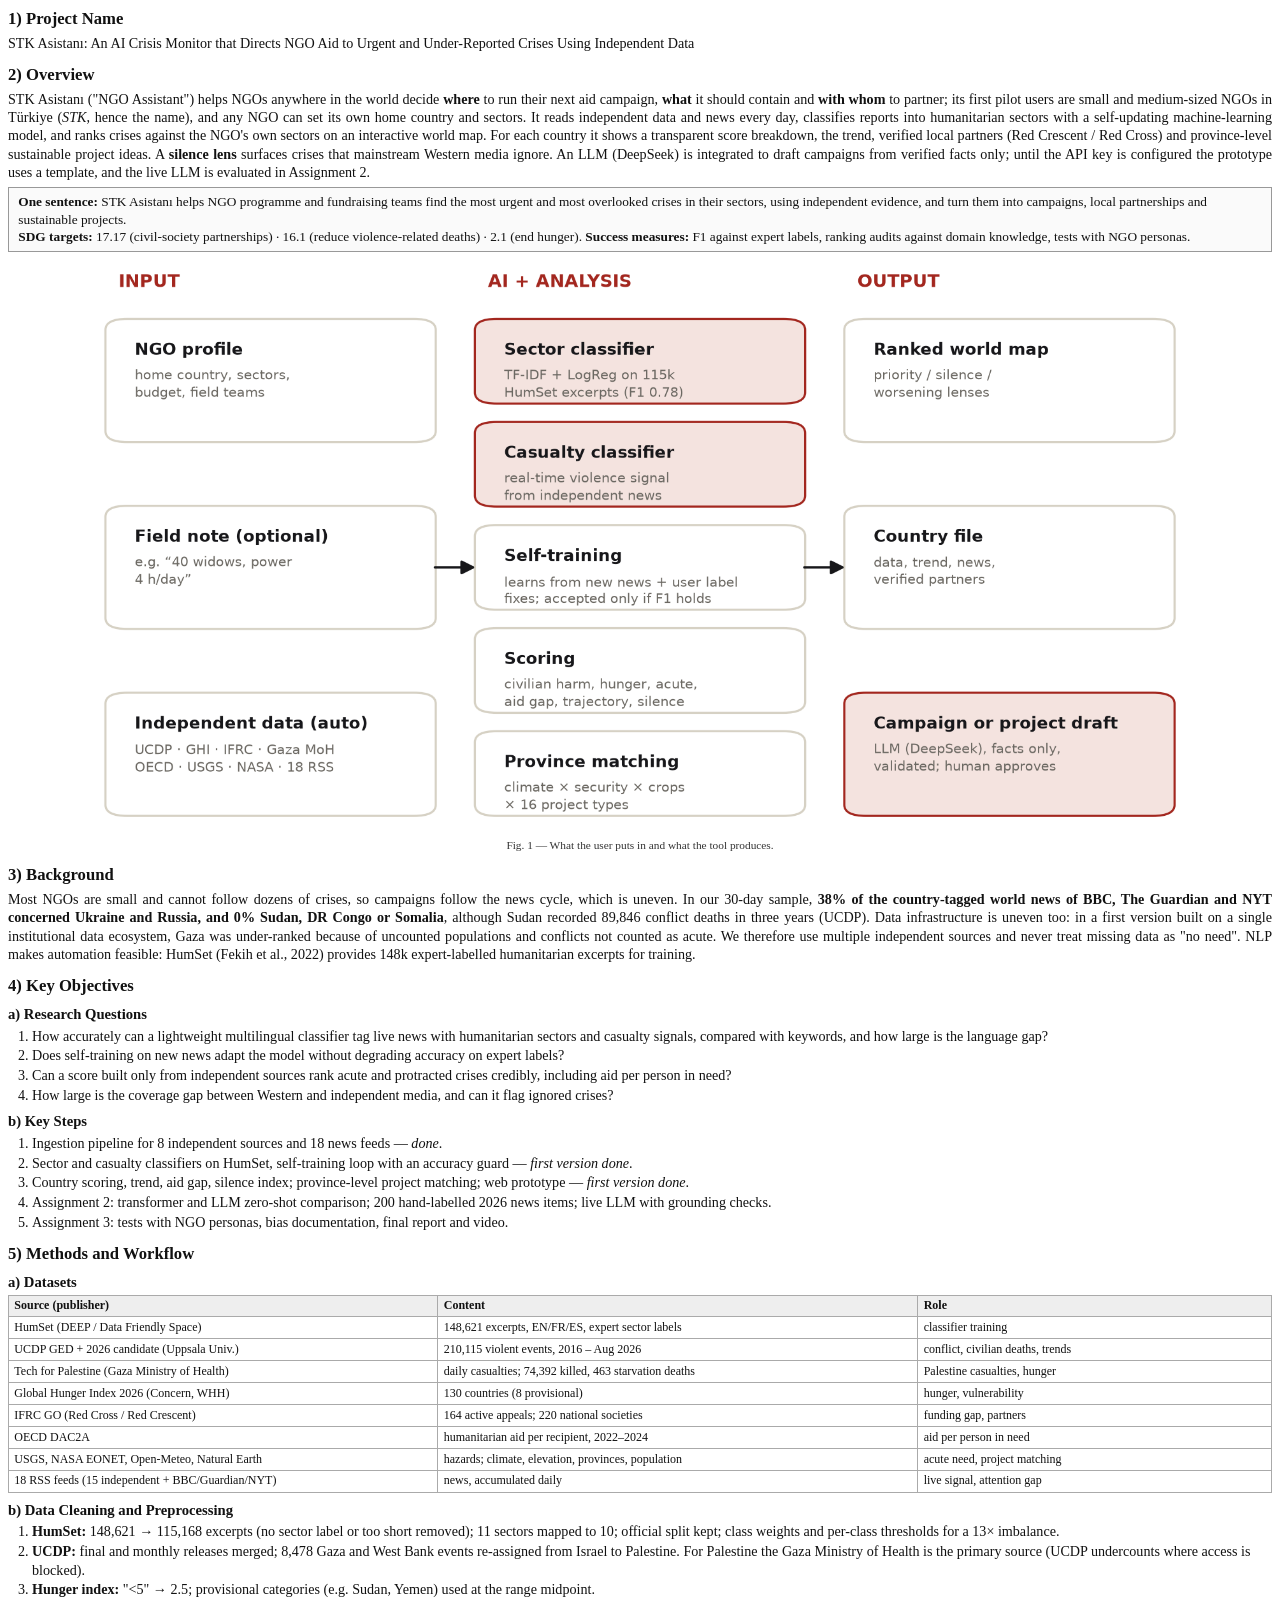
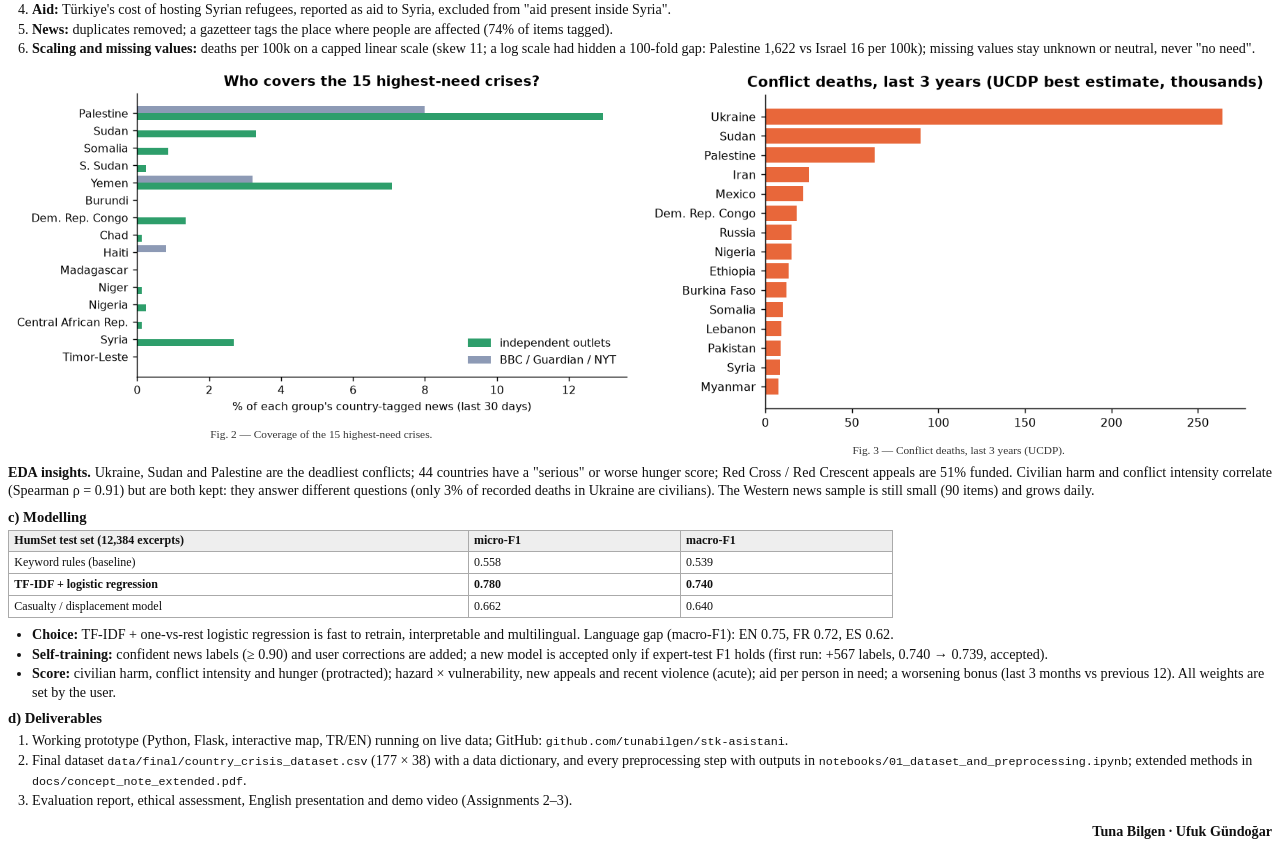
<file: docs/concept_note.html>
<!doctype html>
<html lang="en">
<head>
<meta charset="utf-8">
<title>Concept Note — STK Asistanı</title>
<style>
  @page { size: A4; margin: 15mm 17mm 14mm 17mm; }
  body { font-family: "Times New Roman", Times, serif; font-size: 10.6pt; line-height: 1.3; color: #111; }
  h2 { font-size: 12.5pt; margin: 9pt 0 3pt; }
  h3 { font-size: 11pt; margin: 6pt 0 2pt; }
  p { margin: 0 0 4pt; text-align: justify; }
  ol, ul { margin: 1pt 0 4pt; padding-left: 18pt; }
  li { margin-bottom: 1pt; }
  table { border-collapse: collapse; width: 100%; font-size: 9pt; margin: 2pt 0 5pt; }
  th, td { border: 1px solid #aaa; padding: 2pt 4pt; text-align: left; vertical-align: top; }
  th { background: #eee; }
  figure { margin: 3pt 0 4pt; text-align: center; break-inside: avoid; }
  figure img { max-width: 100%; }
  figcaption { font-size: 8.5pt; color: #333; }
  .two { display: flex; gap: 8pt; }
  .two figure { flex: 1; }
  .box { border: 1px solid #999; padding: 4pt 7pt; margin: 4pt 0 5pt; font-size: 10pt; background: #fafafa; break-inside: avoid; }
  .sig { text-align: right; font-weight: bold; margin-top: 8pt; line-height: 1.6; }
  code { font-family: Consolas, monospace; font-size: 8.8pt; }
</style>
</head>
<body>

<h2 style="margin-top:0">1) Project Name</h2>
<p>STK Asistanı: An AI Crisis Monitor that Directs NGO Aid to Urgent and Under-Reported Crises Using Independent Data</p>

<h2>2) Overview</h2>
<p>STK Asistanı ("NGO Assistant") helps NGOs anywhere in the world decide <b>where</b> to run their next
aid campaign, <b>what</b> it should contain and <b>with whom</b> to partner; its first pilot users are small and
medium-sized NGOs in Türkiye (<i>STK</i>, hence the name), and any NGO can set its own home country and sectors. It reads independent data and news every day,
classifies reports into humanitarian sectors with a self-updating machine-learning model, and ranks crises against the NGO's
own sectors on an interactive world map. For each country it shows a transparent score breakdown, the trend, verified local
partners (Red Crescent / Red Cross) and province-level sustainable project ideas. A <b>silence lens</b> surfaces crises that
mainstream Western media ignore. An LLM (DeepSeek) is integrated to draft campaigns from verified facts only; until the API key
is configured the prototype uses a template, and the live LLM is evaluated in Assignment 2.</p>
<div class="box"><b>One sentence:</b> STK Asistanı helps NGO programme and fundraising teams find the most urgent and most
overlooked crises in their sectors, using independent evidence, and turn them into campaigns, local partnerships and sustainable projects.<br>
<b>SDG targets:</b> 17.17 (civil-society partnerships) · 16.1 (reduce violence-related deaths) · 2.1 (end hunger).
<b>Success measures:</b> F1 against expert labels, ranking audits against domain knowledge, tests with NGO personas.</div>
<figure><img src="../reports/figures/flow_diagram.png" style="width:88%"><figcaption>Fig. 1 — What the user puts in and what the tool produces.</figcaption></figure>

<h2>3) Background</h2>
<p>Most NGOs are small and cannot follow dozens of crises, so campaigns follow the news cycle, which is uneven. In our
30-day sample, <b>38% of the country-tagged world news of BBC, The Guardian and NYT concerned Ukraine and Russia, and 0% Sudan,
DR Congo or Somalia</b>, although Sudan recorded 89,846 conflict deaths in three years (UCDP). Data infrastructure is uneven too:
in a first version built on a single institutional data ecosystem, Gaza was under-ranked because of uncounted populations and
conflicts not counted as acute. We therefore use multiple independent sources and never treat missing data as "no need". NLP makes
automation feasible: HumSet (Fekih et al., 2022) provides 148k expert-labelled humanitarian excerpts for training.</p>

<h2>4) Key Objectives</h2>
<h3>a) Research Questions</h3>
<ol>
  <li>How accurately can a lightweight multilingual classifier tag live news with humanitarian sectors and casualty signals, compared with keywords, and how large is the language gap?</li>
  <li>Does self-training on new news adapt the model without degrading accuracy on expert labels?</li>
  <li>Can a score built only from independent sources rank acute and protracted crises credibly, including aid per person in need?</li>
  <li>How large is the coverage gap between Western and independent media, and can it flag ignored crises?</li>
</ol>
<h3>b) Key Steps</h3>
<ol>
  <li>Ingestion pipeline for 8 independent sources and 18 news feeds — <i>done</i>.</li>
  <li>Sector and casualty classifiers on HumSet, self-training loop with an accuracy guard — <i>first version done</i>.</li>
  <li>Country scoring, trend, aid gap, silence index; province-level project matching; web prototype — <i>first version done</i>.</li>
  <li>Assignment 2: transformer and LLM zero-shot comparison; 200 hand-labelled 2026 news items; live LLM with grounding checks.</li>
  <li>Assignment 3: tests with NGO personas, bias documentation, final report and video.</li>
</ol>

<h2>5) Methods and Workflow</h2>
<h3>a) Datasets</h3>
<table>
<tr><th style="width:34%">Source (publisher)</th><th style="width:38%">Content</th><th style="width:28%">Role</th></tr>
<tr><td>HumSet (DEEP / Data Friendly Space)</td><td>148,621 excerpts, EN/FR/ES, expert sector labels</td><td>classifier training</td></tr>
<tr><td>UCDP GED + 2026 candidate (Uppsala Univ.)</td><td>210,115 violent events, 2016 – Aug 2026</td><td>conflict, civilian deaths, trends</td></tr>
<tr><td>Tech for Palestine (Gaza Ministry of Health)</td><td>daily casualties; 74,392 killed, 463 starvation deaths</td><td>Palestine casualties, hunger</td></tr>
<tr><td>Global Hunger Index 2026 (Concern, WHH)</td><td>130 countries (8 provisional)</td><td>hunger, vulnerability</td></tr>
<tr><td>IFRC GO (Red Cross / Red Crescent)</td><td>164 active appeals; 220 national societies</td><td>funding gap, partners</td></tr>
<tr><td>OECD DAC2A</td><td>humanitarian aid per recipient, 2022–2024</td><td>aid per person in need</td></tr>
<tr><td>USGS, NASA EONET, Open-Meteo, Natural Earth</td><td>hazards; climate, elevation, provinces, population</td><td>acute need, project matching</td></tr>
<tr><td>18 RSS feeds (15 independent + BBC/Guardian/NYT)</td><td>news, accumulated daily</td><td>live signal, attention gap</td></tr>
</table>

<h3>b) Data Cleaning and Preprocessing</h3>
<ol>
  <li><b>HumSet:</b> 148,621 → 115,168 excerpts (no sector label or too short removed); 11 sectors mapped to 10; official split kept; class weights and per-class thresholds for a 13× imbalance.</li>
  <li><b>UCDP:</b> final and monthly releases merged; 8,478 Gaza and West Bank events re-assigned from Israel to Palestine. For Palestine the Gaza Ministry of Health is the primary source (UCDP undercounts where access is blocked).</li>
  <li><b>Hunger index:</b> "&lt;5" → 2.5; provisional categories (e.g. Sudan, Yemen) used at the range midpoint.</li>
  <li><b>Aid:</b> Türkiye's cost of hosting Syrian refugees, reported as aid to Syria, excluded from "aid present inside Syria".</li>
  <li><b>News:</b> duplicates removed; a gazetteer tags the place where people are affected (74% of items tagged).</li>
  <li><b>Scaling and missing values:</b> deaths per 100k on a capped linear scale (skew 11; a log scale had hidden a 100-fold gap: Palestine 1,622 vs Israel 16 per 100k); missing values stay unknown or neutral, never "no need".</li>
</ol>
<div class="two">
  <figure><img src="../reports/figures/attention_gap.png"><figcaption>Fig. 2 — Coverage of the 15 highest-need crises.</figcaption></figure>
  <figure><img src="../reports/figures/ucdp_top15.png"><figcaption>Fig. 3 — Conflict deaths, last 3 years (UCDP).</figcaption></figure>
</div>
<p><b>EDA insights.</b> Ukraine, Sudan and Palestine are the deadliest conflicts; 44 countries have a "serious" or worse hunger
score; Red Cross / Red Crescent appeals are 51% funded. Civilian harm and conflict intensity correlate (Spearman ρ = 0.91) but are
both kept: they answer different questions (only 3% of recorded deaths in Ukraine are civilians). The Western news sample is still
small (90 items) and grows daily.</p>

<h3>c) Modelling</h3>
<table style="width:70%">
<tr><th style="width:52%">HumSet test set (12,384 excerpts)</th><th style="width:24%">micro-F1</th><th style="width:24%">macro-F1</th></tr>
<tr><td>Keyword rules (baseline)</td><td>0.558</td><td>0.539</td></tr>
<tr><td><b>TF-IDF + logistic regression</b></td><td><b>0.780</b></td><td><b>0.740</b></td></tr>
<tr><td>Casualty / displacement model</td><td>0.662</td><td>0.640</td></tr>
</table>
<ul>
  <li><b>Choice:</b> TF-IDF + one-vs-rest logistic regression is fast to retrain, interpretable and multilingual. Language gap (macro-F1): EN 0.75, FR 0.72, ES 0.62.</li>
  <li><b>Self-training:</b> confident news labels (≥ 0.90) and user corrections are added; a new model is accepted only if expert-test F1 holds (first run: +567 labels, 0.740 → 0.739, accepted).</li>
  <li><b>Score:</b> civilian harm, conflict intensity and hunger (protracted); hazard × vulnerability, new appeals and recent violence (acute); aid per person in need; a worsening bonus (last 3 months vs previous 12). All weights are set by the user.</li>
</ul>

<h3>d) Deliverables</h3>
<ol>
  <li>Working prototype (Python, Flask, interactive map, TR/EN) running on live data; GitHub: <code>github.com/tunabilgen/stk-asistani</code>.</li>
  <li>Final dataset <code>data/final/country_crisis_dataset.csv</code> (177 × 38) with a data dictionary, and every preprocessing step with outputs in <code>notebooks/01_dataset_and_preprocessing.ipynb</code>; extended methods in <code>docs/concept_note_extended.pdf</code>.</li>
  <li>Evaluation report, ethical assessment, English presentation and demo video (Assignments 2–3).</li>
</ol>

<div class="sig">Tuna Bilgen · Ufuk Gündoğar</div>
</body>
</html>
</file>
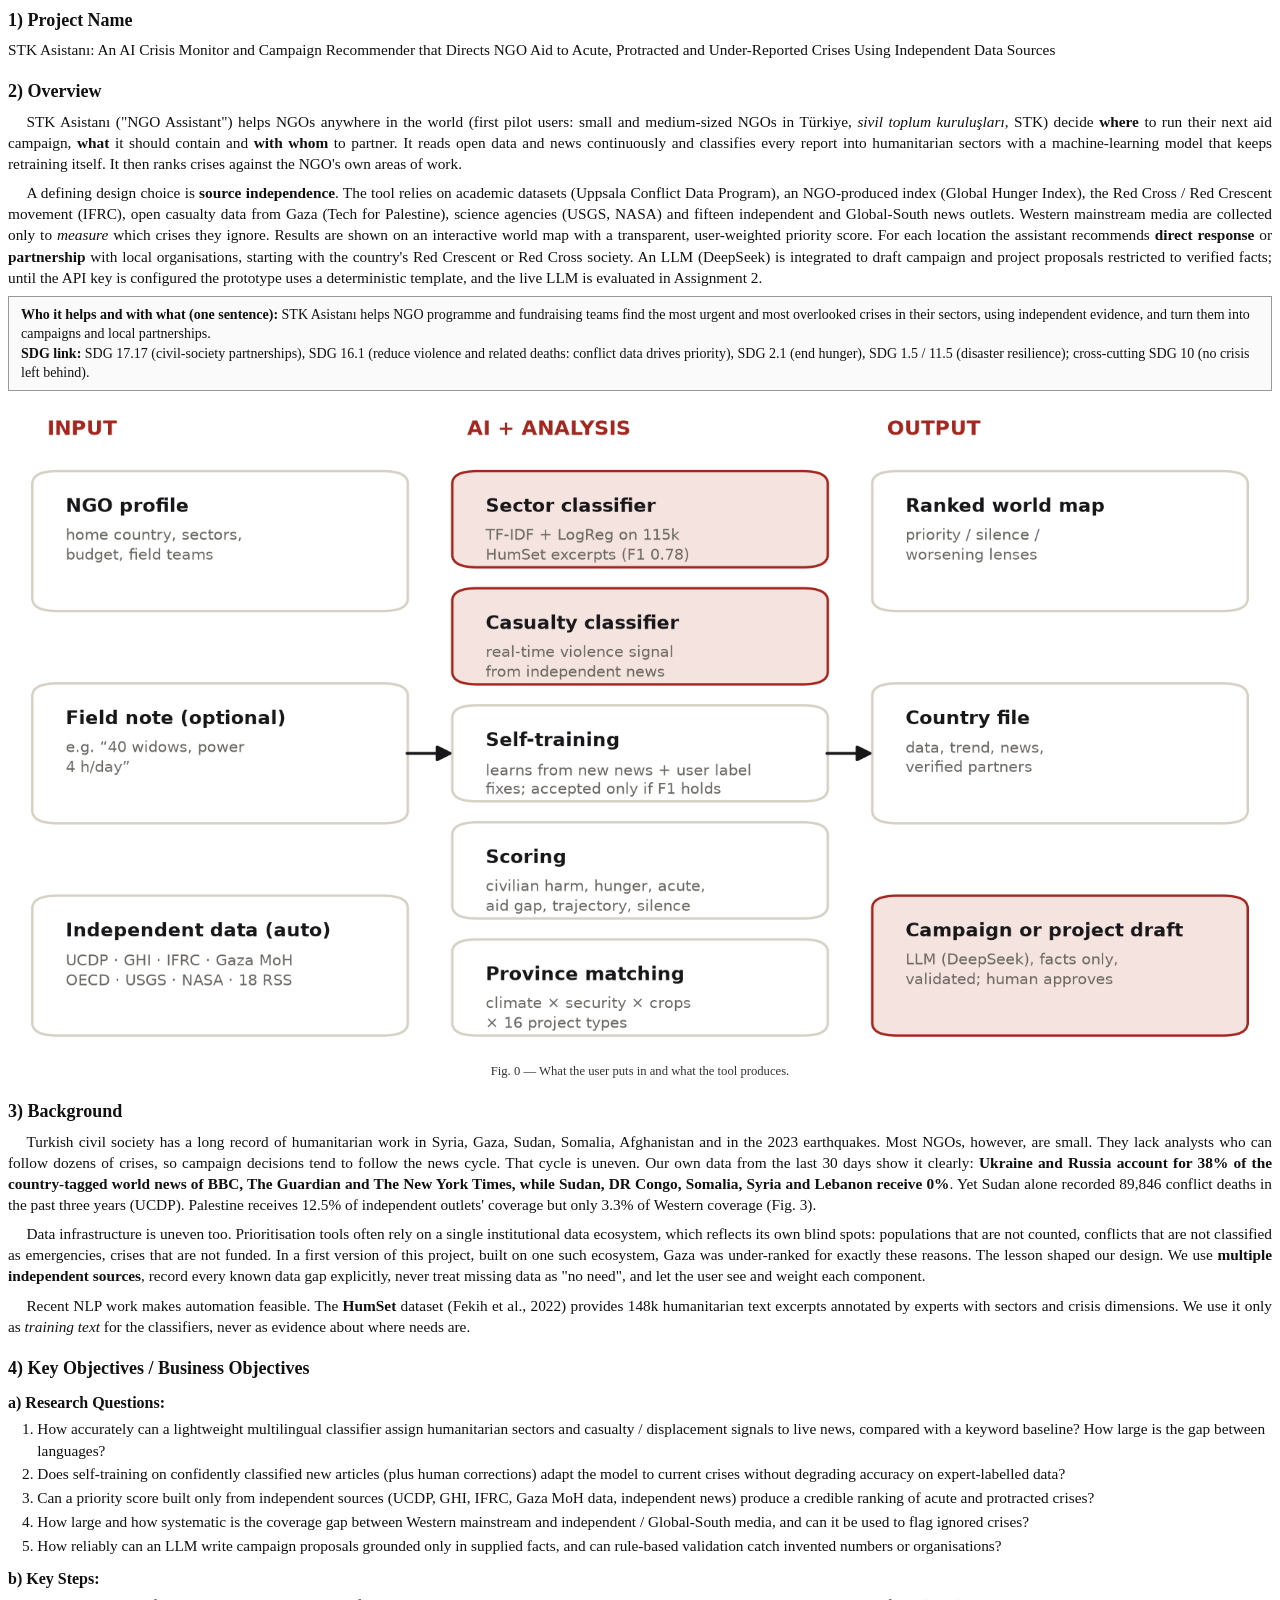
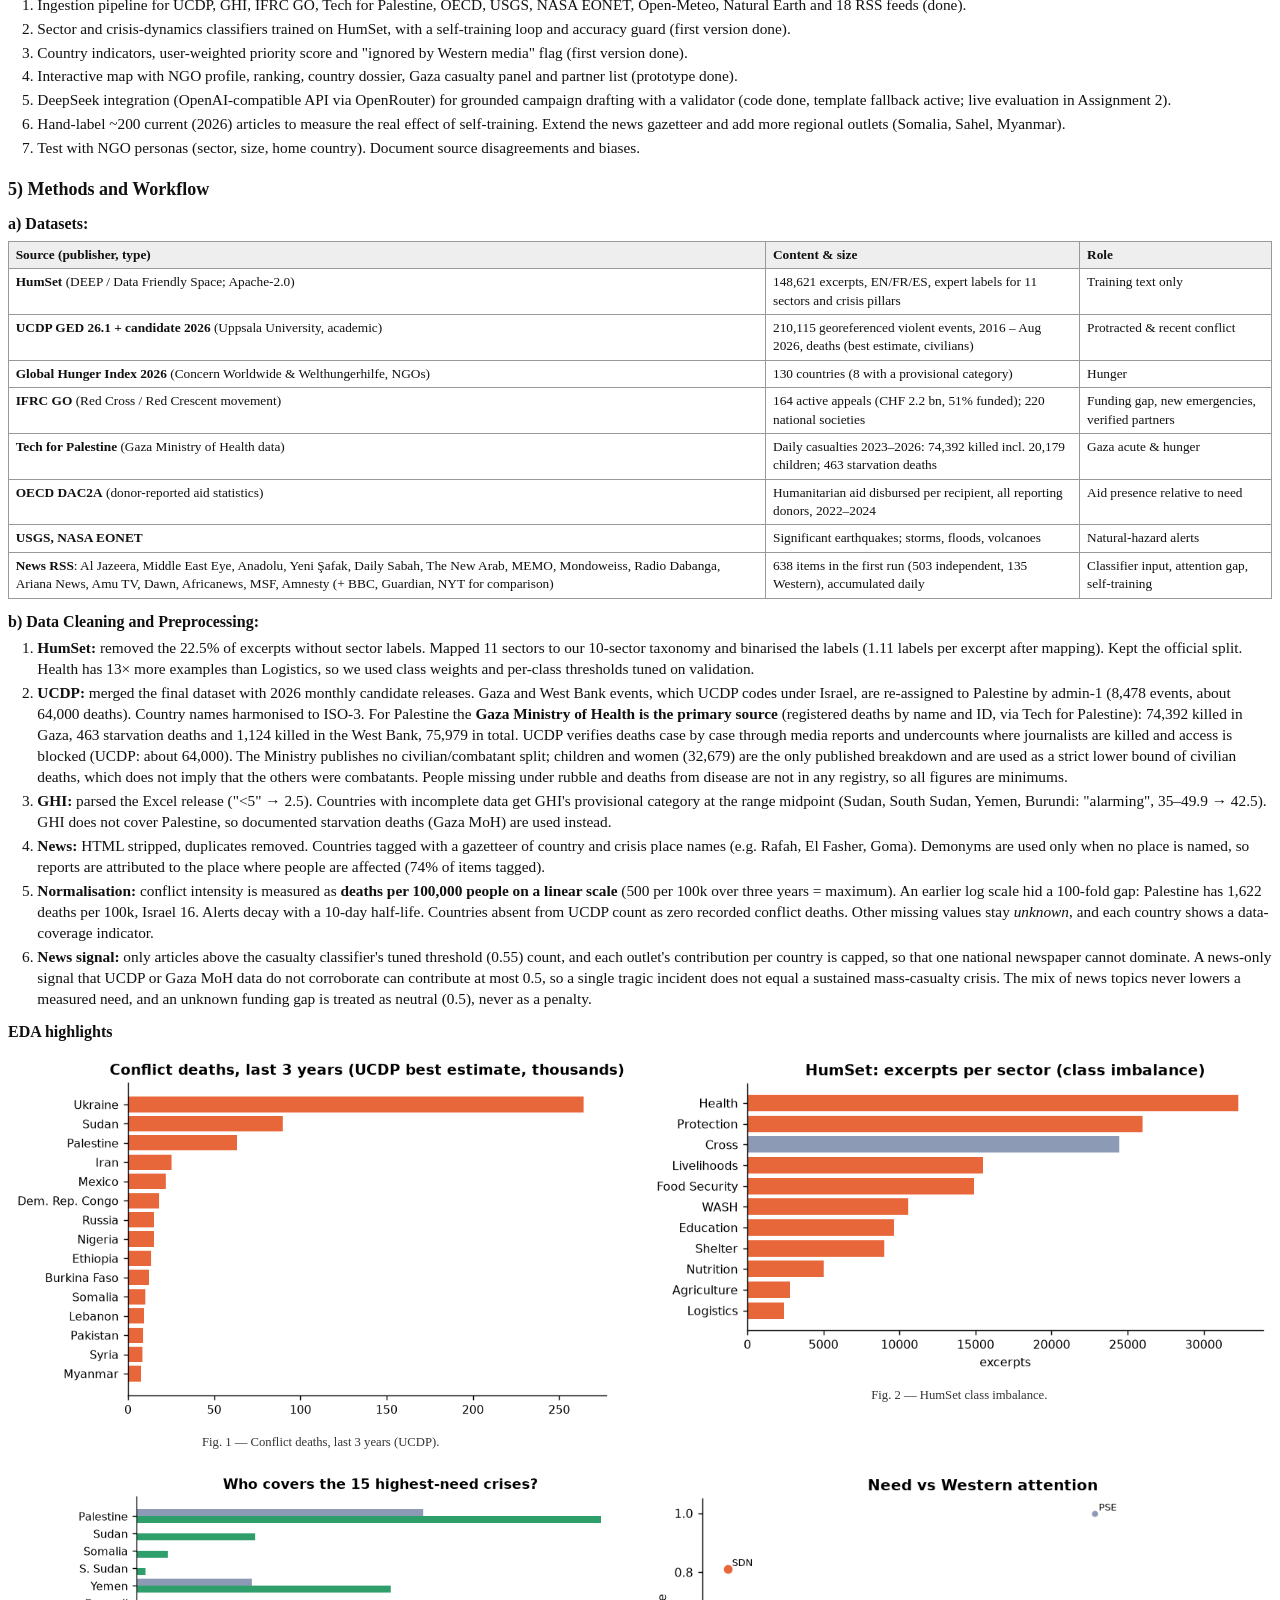
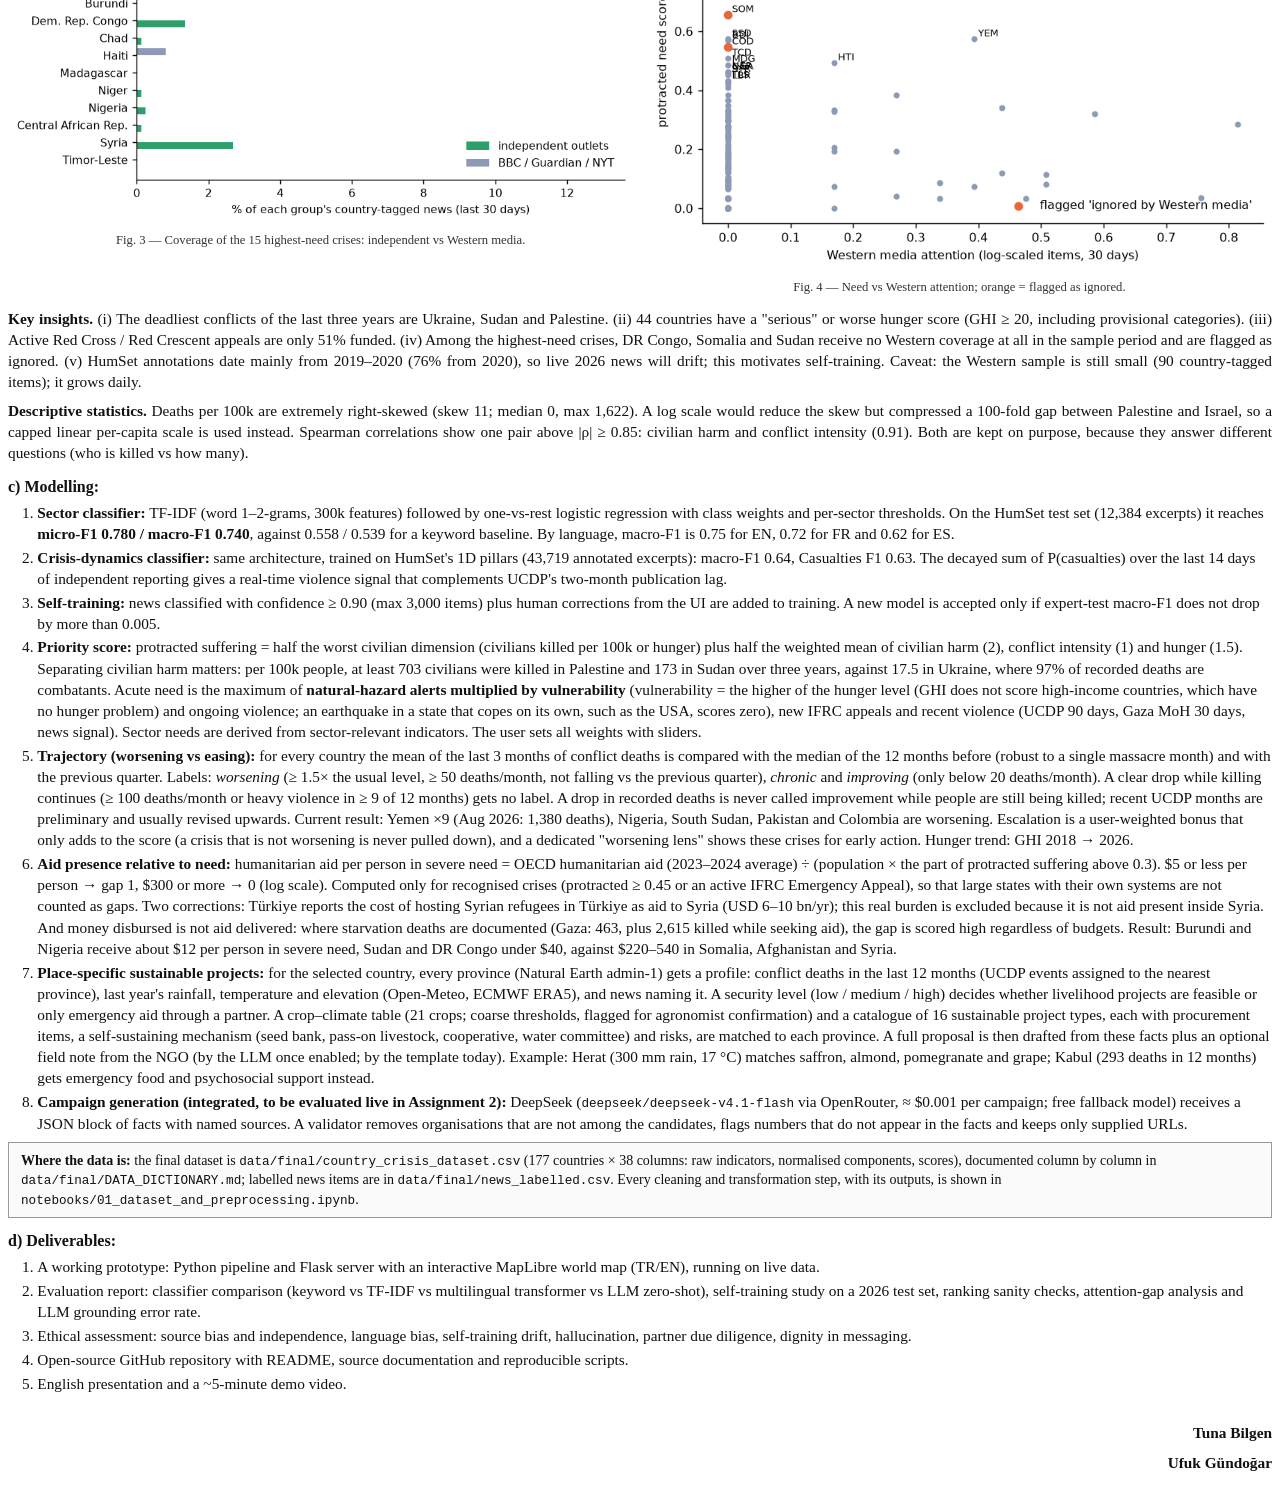
<file: docs/concept_note_extended.html>
<!doctype html>
<html lang="en">
<head>
<meta charset="utf-8">
<title>Concept Note — STK Asistanı</title>
<style>
  @page { size: A4; margin: 20mm 20mm 18mm 20mm; }
  body { font-family: "Times New Roman", Times, serif; font-size: 11.5pt; line-height: 1.38; color: #111; }
  h2 { font-size: 13.5pt; margin: 14pt 0 5pt; }
  h3 { font-size: 12pt; margin: 9pt 0 3pt; }
  p { margin: 0 0 6pt; text-align: justify; text-indent: 1.2em; }
  p.noind { text-indent: 0; }
  ol, ul { margin: 2pt 0 6pt; padding-left: 22pt; }
  li { margin-bottom: 2pt; }
  table { border-collapse: collapse; width: 100%; font-size: 10pt; margin: 4pt 0 8pt; }
  th, td { border: 1px solid #999; padding: 3pt 5pt; text-align: left; vertical-align: top; }
  th { background: #eee; }
  figure { margin: 6pt 0 8pt; text-align: center; break-inside: avoid; }
  figure img { max-width: 100%; }
  figcaption { font-size: 9.5pt; color: #333; margin-top: 2pt; }
  .two { display: flex; gap: 10pt; }
  .two figure { flex: 1; }
  .sig { text-align: right; font-weight: bold; margin-top: 18pt; line-height: 2; }
  .box { border: 1px solid #999; padding: 6pt 9pt; margin: 6pt 0 8pt; font-size: 10.5pt; background: #fafafa; break-inside: avoid; }
  code { font-family: Consolas, monospace; font-size: 9.5pt; }
</style>
</head>
<body>

<h2 style="margin-top:0">1) Project Name</h2>
<p class="noind">STK Asistanı: An AI Crisis Monitor and Campaign Recommender that Directs NGO Aid to Acute,
Protracted and Under-Reported Crises Using Independent Data Sources</p>

<h2>2) Overview</h2>
<p>STK Asistanı ("NGO Assistant") helps NGOs anywhere in the world (first pilot users: small and medium-sized NGOs in Türkiye,
<i>sivil toplum kuruluşları</i>, STK) decide <b>where</b> to run their next aid campaign, <b>what</b> it
should contain and <b>with whom</b> to partner. It reads open data and news continuously and classifies every
report into humanitarian sectors with a machine-learning model that keeps retraining itself. It then ranks crises
against the NGO's own areas of work.</p>
<p>A defining design choice is <b>source independence</b>. The tool relies on academic datasets (Uppsala Conflict Data
Program), an NGO-produced index (Global Hunger Index), the Red Cross / Red Crescent movement (IFRC),
open casualty data from Gaza (Tech for Palestine), science agencies (USGS, NASA) and fifteen independent and Global-South
news outlets. Western mainstream media are collected only to <i>measure</i> which crises they ignore. Results are shown
on an interactive world map with a transparent, user-weighted priority score. For each location the assistant
recommends <b>direct response</b> or <b>partnership</b> with local organisations, starting with the country's Red Crescent
or Red Cross society. An LLM (DeepSeek) is integrated to draft campaign and project proposals restricted to verified facts;
until the API key is configured the prototype uses a deterministic template, and the live LLM is evaluated in Assignment 2.</p>
<div class="box"><b>Who it helps and with what (one sentence):</b> STK Asistanı helps NGO programme and fundraising teams
find the most urgent and most overlooked crises in their sectors, using independent evidence, and turn them into
campaigns and local partnerships.<br>
<b>SDG link:</b> SDG 17.17 (civil-society partnerships), SDG 16.1 (reduce violence and related deaths: conflict data
drives priority), SDG 2.1 (end hunger), SDG 1.5 / 11.5 (disaster resilience); cross-cutting SDG 10 (no crisis left behind).</div>

<figure><img src="../reports/figures/flow_diagram.png" style="max-width:100%"><figcaption>Fig. 0 — What the user puts in and what the tool produces.</figcaption></figure>

<h2>3) Background</h2>
<p>Turkish civil society has a long record of humanitarian work in Syria, Gaza, Sudan, Somalia, Afghanistan and in the
2023 earthquakes. Most NGOs, however, are small. They lack analysts who can follow dozens of crises, so campaign
decisions tend to follow the news cycle. That cycle is uneven. Our own data from the last 30 days show it clearly:
<b>Ukraine and Russia account for 38% of the country-tagged world news of BBC, The Guardian and The New York Times,
while Sudan, DR Congo, Somalia, Syria and Lebanon receive 0%</b>. Yet Sudan alone recorded 89,846 conflict deaths in the
past three years (UCDP). Palestine receives 12.5% of independent outlets' coverage but only 3.3% of Western coverage
(Fig. 3).</p>
<p>Data infrastructure is uneven too. Prioritisation tools often rely on a single institutional data ecosystem, which
reflects its own blind spots: populations that are not counted, conflicts that are not classified as emergencies, crises
that are not funded. In a first version of this project, built on one such ecosystem, Gaza was under-ranked for exactly
these reasons. The lesson shaped our design. We use <b>multiple independent sources</b>, record every known data gap
explicitly, never treat missing data as "no need", and let the user see and weight each component.</p>
<p>Recent NLP work makes automation feasible. The <b>HumSet</b> dataset (Fekih et al., 2022) provides 148k humanitarian
text excerpts annotated by experts with sectors and crisis dimensions. We use it only as <i>training text</i> for the
classifiers, never as evidence about where needs are.</p>

<h2>4) Key Objectives / Business Objectives</h2>
<h3>a) Research Questions:</h3>
<ol>
  <li>How accurately can a lightweight multilingual classifier assign humanitarian sectors and casualty / displacement signals
      to live news, compared with a keyword baseline? How large is the gap between languages?</li>
  <li>Does self-training on confidently classified new articles (plus human corrections) adapt the model to current crises
      without degrading accuracy on expert-labelled data?</li>
  <li>Can a priority score built only from independent sources (UCDP, GHI, IFRC, Gaza MoH data, independent news)
      produce a credible ranking of acute and protracted crises?</li>
  <li>How large and how systematic is the coverage gap between Western mainstream and independent / Global-South media,
      and can it be used to flag ignored crises?</li>
  <li>How reliably can an LLM write campaign proposals grounded only in supplied facts, and can rule-based validation catch
      invented numbers or organisations?</li>
</ol>
<h3>b) Key Steps:</h3>
<ol>
  <li>Ingestion pipeline for UCDP, GHI, IFRC GO, Tech for Palestine, OECD, USGS, NASA EONET, Open-Meteo, Natural Earth and 18 RSS feeds (done).</li>
  <li>Sector and crisis-dynamics classifiers trained on HumSet, with a self-training loop and accuracy guard (first version done).</li>
  <li>Country indicators, user-weighted priority score and "ignored by Western media" flag (first version done).</li>
  <li>Interactive map with NGO profile, ranking, country dossier, Gaza casualty panel and partner list (prototype done).</li>
  <li>DeepSeek integration (OpenAI-compatible API via OpenRouter) for grounded campaign drafting with a validator (code done, template fallback
      active; live evaluation in Assignment 2).</li>
  <li>Hand-label ~200 current (2026) articles to measure the real effect of self-training. Extend the news gazetteer and add
      more regional outlets (Somalia, Sahel, Myanmar).</li>
  <li>Test with NGO personas (sector, size, home country). Document source disagreements and biases.</li>
</ol>

<h2>5) Methods and Workflow</h2>
<h3>a) Datasets:</h3>
<table>
  <tr><th>Source (publisher, type)</th><th>Content &amp; size</th><th>Role</th></tr>
  <tr><td><b>HumSet</b> (DEEP / Data Friendly Space; Apache-2.0)</td><td>148,621 excerpts, EN/FR/ES, expert labels for 11 sectors
      and crisis pillars</td><td>Training text only</td></tr>
  <tr><td><b>UCDP GED 26.1 + candidate 2026</b> (Uppsala University, academic)</td><td>210,115 georeferenced violent events, 2016 – Aug 2026,
      deaths (best estimate, civilians)</td><td>Protracted &amp; recent conflict</td></tr>
  <tr><td><b>Global Hunger Index 2026</b> (Concern Worldwide &amp; Welthungerhilfe, NGOs)</td><td>130 countries (8 with a provisional category)</td><td>Hunger</td></tr>
  <tr><td><b>IFRC GO</b> (Red Cross / Red Crescent movement)</td><td>164 active appeals (CHF 2.2 bn, 51% funded); 220 national societies</td>
      <td>Funding gap, new emergencies, verified partners</td></tr>
  <tr><td><b>Tech for Palestine</b> (Gaza Ministry of Health data)</td><td>Daily casualties 2023–2026: 74,392 killed incl. 20,179 children;
      463 starvation deaths</td><td>Gaza acute &amp; hunger</td></tr>
  <tr><td><b>OECD DAC2A</b> (donor-reported aid statistics)</td><td>Humanitarian aid disbursed per recipient, all reporting donors, 2022–2024</td>
      <td>Aid presence relative to need</td></tr>
  <tr><td><b>USGS, NASA EONET</b></td><td>Significant earthquakes; storms, floods, volcanoes</td><td>Natural-hazard alerts</td></tr>
  <tr><td><b>News RSS</b>: Al Jazeera, Middle East Eye, Anadolu, Yeni Şafak, Daily Sabah, The New Arab, MEMO, Mondoweiss,
      Radio Dabanga, Ariana News, Amu TV, Dawn, Africanews, MSF, Amnesty (+ BBC, Guardian, NYT for comparison)</td>
      <td>638 items in the first run (503 independent, 135 Western), accumulated daily</td><td>Classifier input, attention gap, self-training</td></tr>
</table>

<h3>b) Data Cleaning and Preprocessing:</h3>
<ol>
  <li><b>HumSet:</b> removed the 22.5% of excerpts without sector labels. Mapped 11 sectors to our 10-sector taxonomy and binarised
      the labels (1.11 labels per excerpt after mapping). Kept the official split. Health has 13× more examples than Logistics,
      so we used class weights and per-class thresholds tuned on validation.</li>
  <li><b>UCDP:</b> merged the final dataset with 2026 monthly candidate releases. Gaza and West Bank events, which UCDP codes
      under Israel, are re-assigned to Palestine by admin-1 (8,478 events, about 64,000 deaths). Country names harmonised to ISO-3. For Palestine the <b>Gaza Ministry of Health is the primary source</b> (registered deaths by name and ID, via Tech for Palestine): 74,392 killed in Gaza, 463 starvation deaths and 1,124 killed in the West Bank, 75,979 in total. UCDP verifies deaths case by case through media reports and undercounts where journalists are killed and access is blocked (UCDP: about 64,000). The Ministry publishes no civilian/combatant split; children and women (32,679) are the only published breakdown and are used as a strict lower bound of civilian deaths, which does not imply that the others were combatants. People missing under rubble and deaths from disease are not in any registry, so all figures are minimums.</li>
  <li><b>GHI:</b> parsed the Excel release ("&lt;5" → 2.5). Countries with incomplete data get GHI's provisional category at the range midpoint (Sudan, South Sudan, Yemen, Burundi: "alarming", 35–49.9 → 42.5). GHI does not cover Palestine, so documented starvation deaths (Gaza MoH) are used instead.</li>
  <li><b>News:</b> HTML stripped, duplicates removed. Countries tagged with a gazetteer of country and crisis place names
      (e.g. Rafah, El Fasher, Goma). Demonyms are used only when no place is named, so reports are attributed to the place
      where people are affected (74% of items tagged).</li>
  <li><b>Normalisation:</b> conflict intensity is measured as <b>deaths per 100,000 people on a linear scale</b> (500 per 100k over three
      years = maximum). An earlier log scale hid a 100-fold gap: Palestine has 1,622 deaths per 100k, Israel 16. Alerts decay with a
      10-day half-life. Countries absent from UCDP count as zero recorded conflict deaths. Other missing values stay <i>unknown</i>,
      and each country shows a data-coverage indicator.</li>
  <li><b>News signal:</b> only articles above the casualty classifier's tuned threshold (0.55) count, and each outlet's contribution
      per country is capped, so that one national newspaper cannot dominate. A news-only signal that UCDP or Gaza MoH data do not
      corroborate can contribute at most 0.5, so a single tragic incident does not equal a sustained mass-casualty crisis. The mix of
      news topics never lowers a measured need, and an unknown funding gap is treated as neutral (0.5), never as a penalty.</li>
</ol>

<h3>EDA highlights</h3>
<div class="two">
  <figure><img src="../reports/figures/ucdp_top15.png"><figcaption>Fig. 1 — Conflict deaths, last 3 years (UCDP).</figcaption></figure>
  <figure><img src="../reports/figures/humset_sectors.png"><figcaption>Fig. 2 — HumSet class imbalance.</figcaption></figure>
</div>
<div class="two">
  <figure><img src="../reports/figures/attention_gap.png"><figcaption>Fig. 3 — Coverage of the 15 highest-need crises: independent vs Western media.</figcaption></figure>
  <figure><img src="../reports/figures/need_vs_attention.png"><figcaption>Fig. 4 — Need vs Western attention; orange = flagged as ignored.</figcaption></figure>
</div>
<p class="noind"><b>Key insights.</b> (i) The deadliest conflicts of the last three years are Ukraine, Sudan and Palestine.
(ii) 44 countries have a "serious" or worse hunger score (GHI ≥ 20, including provisional categories). (iii) Active Red Cross / Red Crescent appeals are only 51%
funded. (iv) Among the highest-need crises, DR Congo, Somalia and Sudan receive no Western coverage at all in the sample period and are flagged as ignored. (v) HumSet annotations date mainly from 2019–2020
(76% from 2020), so live 2026 news will drift; this motivates self-training. Caveat: the Western sample is still small
(90 country-tagged items); it grows daily.</p>

<p class="noind"><b>Descriptive statistics.</b> Deaths per 100k are extremely right-skewed (skew 11; median 0, max 1,622).
A log scale would reduce the skew but compressed a 100-fold gap between Palestine and Israel, so a capped linear per-capita
scale is used instead. Spearman correlations show one pair above |ρ| ≥ 0.85: civilian harm and conflict intensity (0.91).
Both are kept on purpose, because they answer different questions (who is killed vs how many).</p>

<h3>c) Modelling:</h3>
<ol>
  <li><b>Sector classifier:</b> TF-IDF (word 1–2-grams, 300k features) followed by one-vs-rest logistic regression with class weights
      and per-sector thresholds. On the HumSet test set (12,384 excerpts) it reaches <b>micro-F1 0.780 / macro-F1 0.740</b>, against
      0.558 / 0.539 for a keyword baseline. By language, macro-F1 is 0.75 for EN, 0.72 for FR and 0.62 for ES.</li>
  <li><b>Crisis-dynamics classifier:</b> same architecture, trained on HumSet's 1D pillars (43,719 annotated excerpts): macro-F1 0.64,
      Casualties F1 0.63. The decayed sum of P(casualties) over the last 14 days of independent reporting gives a real-time
      violence signal that complements UCDP's two-month publication lag.</li>
  <li><b>Self-training:</b> news classified with confidence ≥ 0.90 (max 3,000 items) plus human corrections from the UI are added to
      training. A new model is accepted only if expert-test macro-F1 does not drop by more than 0.005.</li>
  <li><b>Priority score:</b> protracted suffering = half the worst civilian dimension (civilians killed per 100k or hunger) plus half the weighted mean of civilian harm (2), conflict intensity (1) and hunger (1.5). Separating civilian harm
      matters: per 100k people, at least 703 civilians were killed in Palestine and 173 in Sudan over three years, against 17.5 in Ukraine,
      where 97% of recorded deaths are combatants. Acute need is the maximum of <b>natural-hazard alerts multiplied by vulnerability</b> (vulnerability = the higher of the hunger level (GHI does not score high-income countries, which have no hunger problem) and ongoing violence; an earthquake in a state that copes on its own, such as the USA, scores zero), new IFRC appeals and recent violence (UCDP 90 days,
      Gaza MoH 30 days, news signal). Sector needs are derived from sector-relevant indicators. The user sets all weights with sliders.</li>
  <li><b>Trajectory (worsening vs easing):</b> for every country the mean of the last 3 months of conflict deaths is compared with the
      median of the 12 months before (robust to a single massacre month) and with the previous quarter. Labels: <i>worsening</i>
      (≥ 1.5× the usual level, ≥ 50 deaths/month, not falling vs the previous quarter), <i>chronic</i> and <i>improving</i> (only below
      20 deaths/month). A clear drop while killing continues (≥ 100 deaths/month or heavy violence in ≥ 9 of 12 months) gets no label. A drop in recorded deaths is never called improvement while people are still being killed; recent UCDP months are
      preliminary and usually revised upwards. Current result: Yemen ×9 (Aug 2026: 1,380 deaths), Nigeria, South Sudan, Pakistan and Colombia
      are worsening. Escalation is a user-weighted bonus that only adds to the score (a crisis that is not worsening is never pulled down), and a dedicated "worsening lens" shows these crises for early action.
      Hunger trend: GHI 2018 → 2026.</li>
  <li><b>Aid presence relative to need:</b> humanitarian aid per person in severe need = OECD humanitarian aid (2023–2024 average)
      ÷ (population × the part of protracted suffering above 0.3). $5 or less per person → gap 1, $300 or more → 0 (log scale).
      Computed only for recognised crises (protracted ≥ 0.45 or an active IFRC Emergency Appeal), so that large states with their own systems
      are not counted as gaps. Two corrections: Türkiye reports the cost of hosting Syrian refugees in Türkiye as aid to Syria (USD 6–10 bn/yr);
      this real burden is excluded because it is not aid present inside Syria. And money disbursed is not aid delivered: where starvation deaths
      are documented (Gaza: 463, plus 2,615 killed while seeking aid), the gap is scored high regardless of budgets. Result: Burundi and Nigeria
      receive about $12 per person in severe need, Sudan and DR Congo under $40, against $220–540 in Somalia, Afghanistan and Syria.</li>
  <li><b>Place-specific sustainable projects:</b> for the selected country, every province (Natural Earth admin-1) gets a profile:
      conflict deaths in the last 12 months (UCDP events assigned to the nearest province), last year's rainfall, temperature and elevation
      (Open-Meteo, ECMWF ERA5), and news naming it. A security level (low / medium / high) decides whether livelihood projects are feasible
      or only emergency aid through a partner. A crop–climate table (21 crops; coarse thresholds, flagged for agronomist confirmation) and a
      catalogue of 16 sustainable project types, each with procurement items, a self-sustaining mechanism (seed bank, pass-on livestock,
      cooperative, water committee) and risks, are matched to each province. A full proposal is then drafted from these facts plus an optional
      field note from the NGO (by the LLM once enabled; by the template today). Example: Herat (300 mm rain, 17 °C) matches saffron, almond, pomegranate and grape; Kabul (293 deaths
      in 12 months) gets emergency food and psychosocial support instead.</li>
  <li><b>Campaign generation (integrated, to be evaluated live in Assignment 2):</b> DeepSeek (<code>deepseek/deepseek-v4.1-flash</code> via OpenRouter, ≈ $0.001 per campaign; free fallback model)
      receives a JSON block of facts with named sources. A validator removes organisations that are not among the candidates, flags
      numbers that do not appear in the facts and keeps only supplied URLs.</li>
</ol>

<div class="box"><b>Where the data is:</b> the final dataset is <code>data/final/country_crisis_dataset.csv</code> (177 countries × 38
columns: raw indicators, normalised components, scores), documented column by column in <code>data/final/DATA_DICTIONARY.md</code>;
labelled news items are in <code>data/final/news_labelled.csv</code>. Every cleaning and transformation step, with its outputs, is
shown in <code>notebooks/01_dataset_and_preprocessing.ipynb</code>.</div>

<h3>d) Deliverables:</h3>
<ol>
  <li>A working prototype: Python pipeline and Flask server with an interactive MapLibre world map (TR/EN), running on live data.</li>
  <li>Evaluation report: classifier comparison (keyword vs TF-IDF vs multilingual transformer vs LLM zero-shot), self-training study on a
      2026 test set, ranking sanity checks, attention-gap analysis and LLM grounding error rate.</li>
  <li>Ethical assessment: source bias and independence, language bias, self-training drift, hallucination, partner due diligence,
      dignity in messaging.</li>
  <li>Open-source GitHub repository with README, source documentation and reproducible scripts.</li>
  <li>English presentation and a ~5-minute demo video.</li>
</ol>

<div class="sig">Tuna Bilgen<br>Ufuk Gündoğar</div>
</body>
</html>
</file>
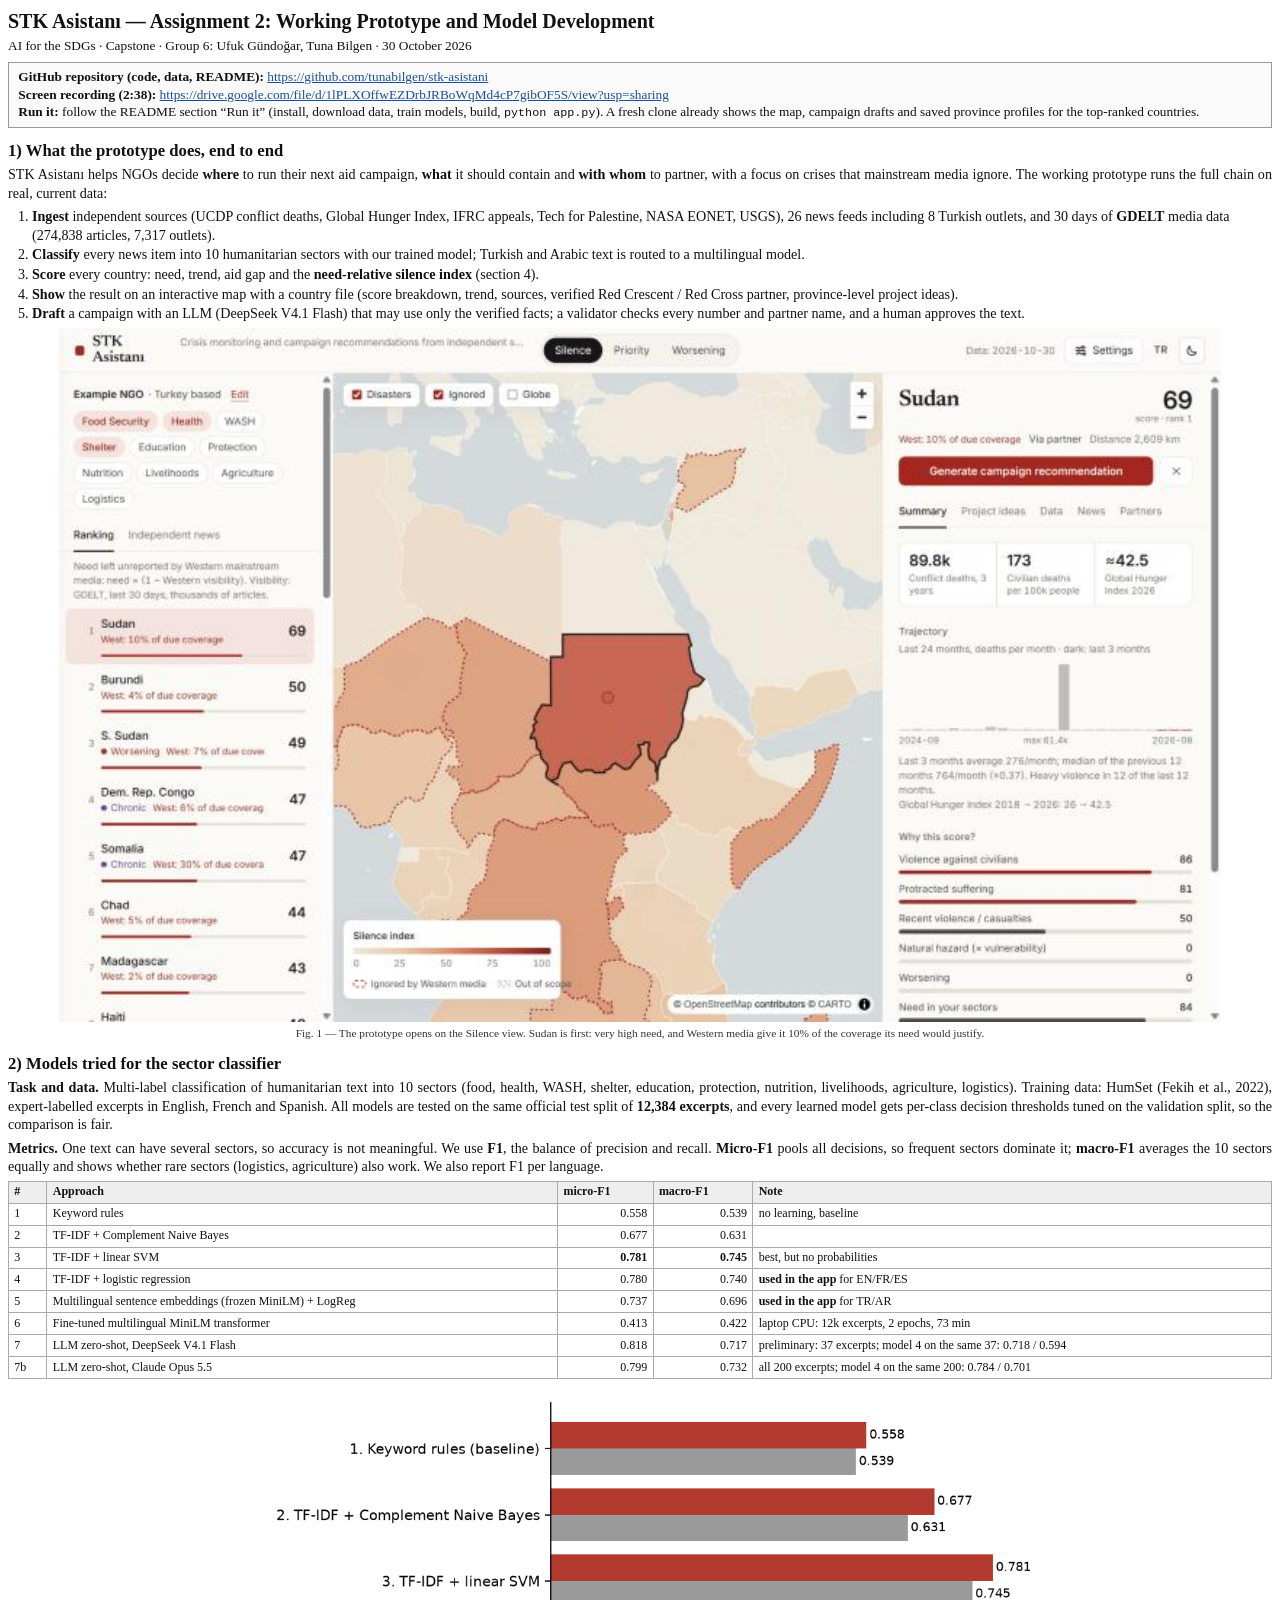
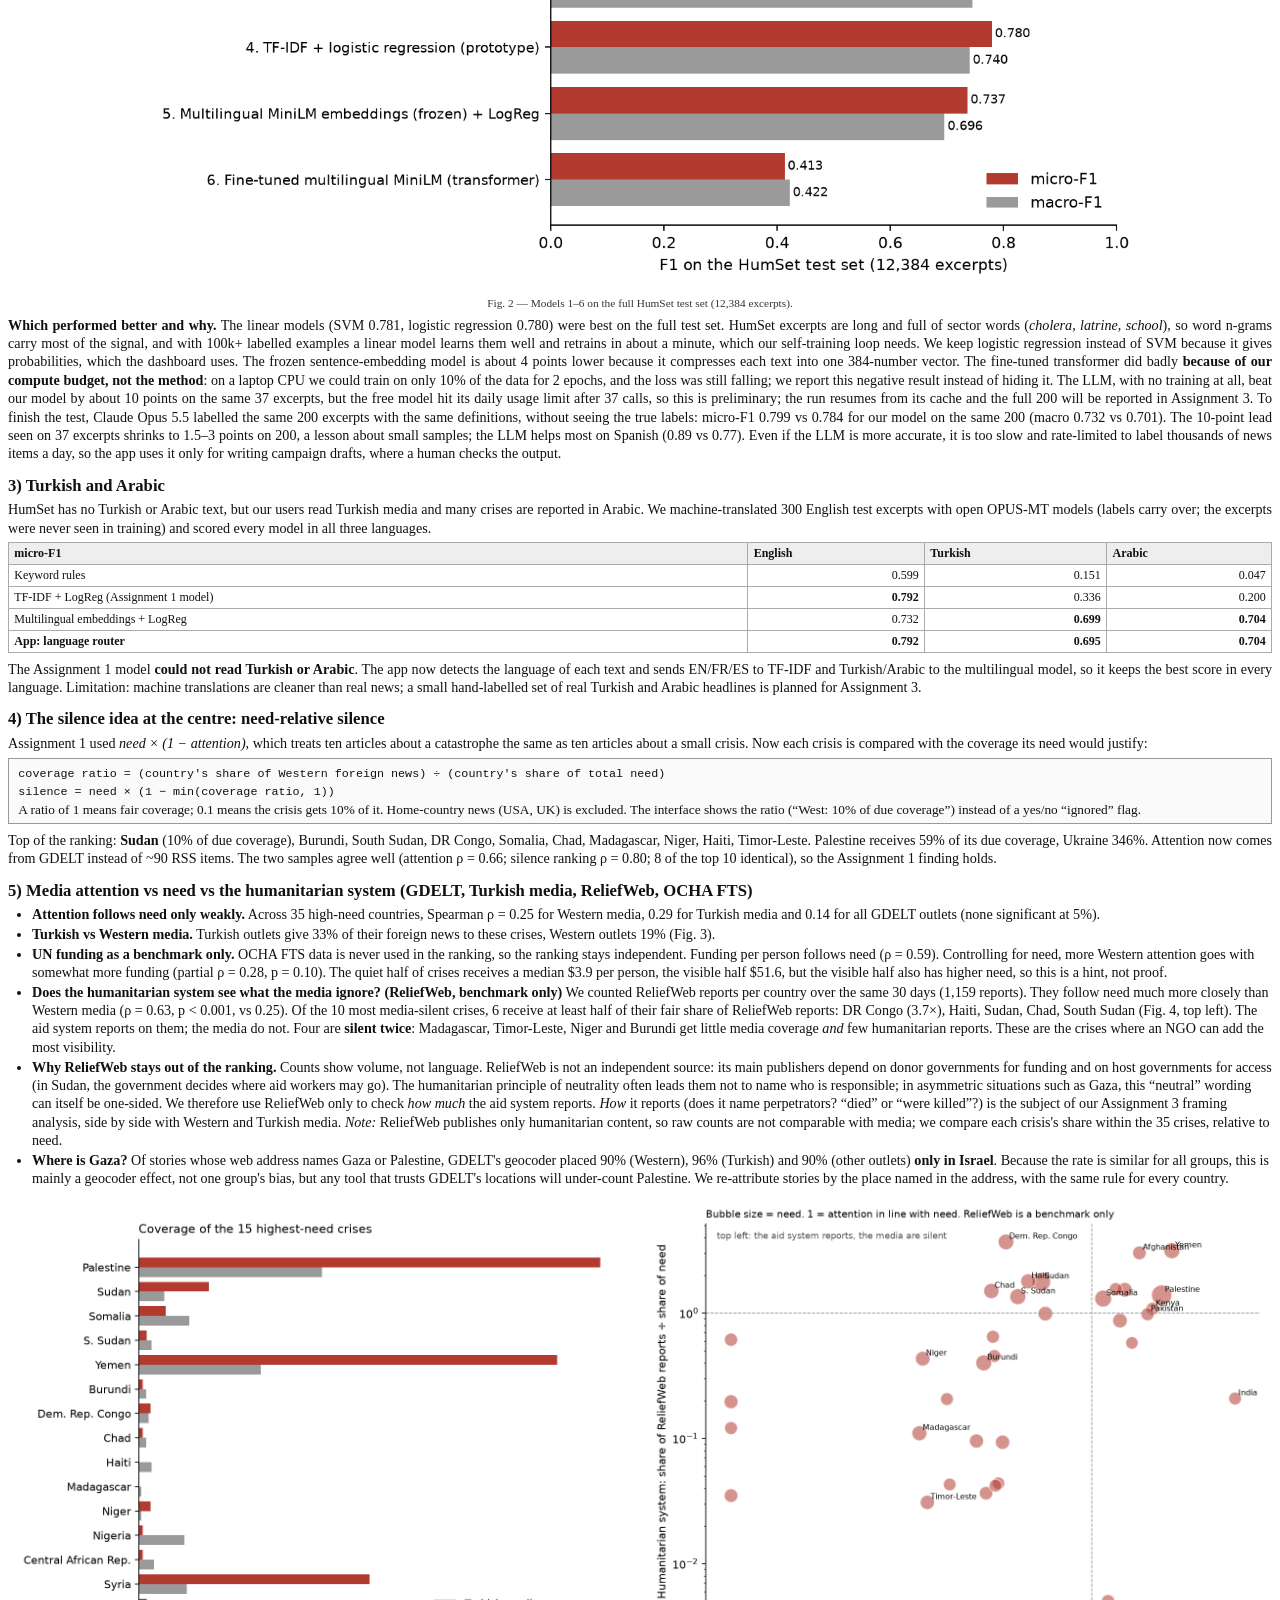
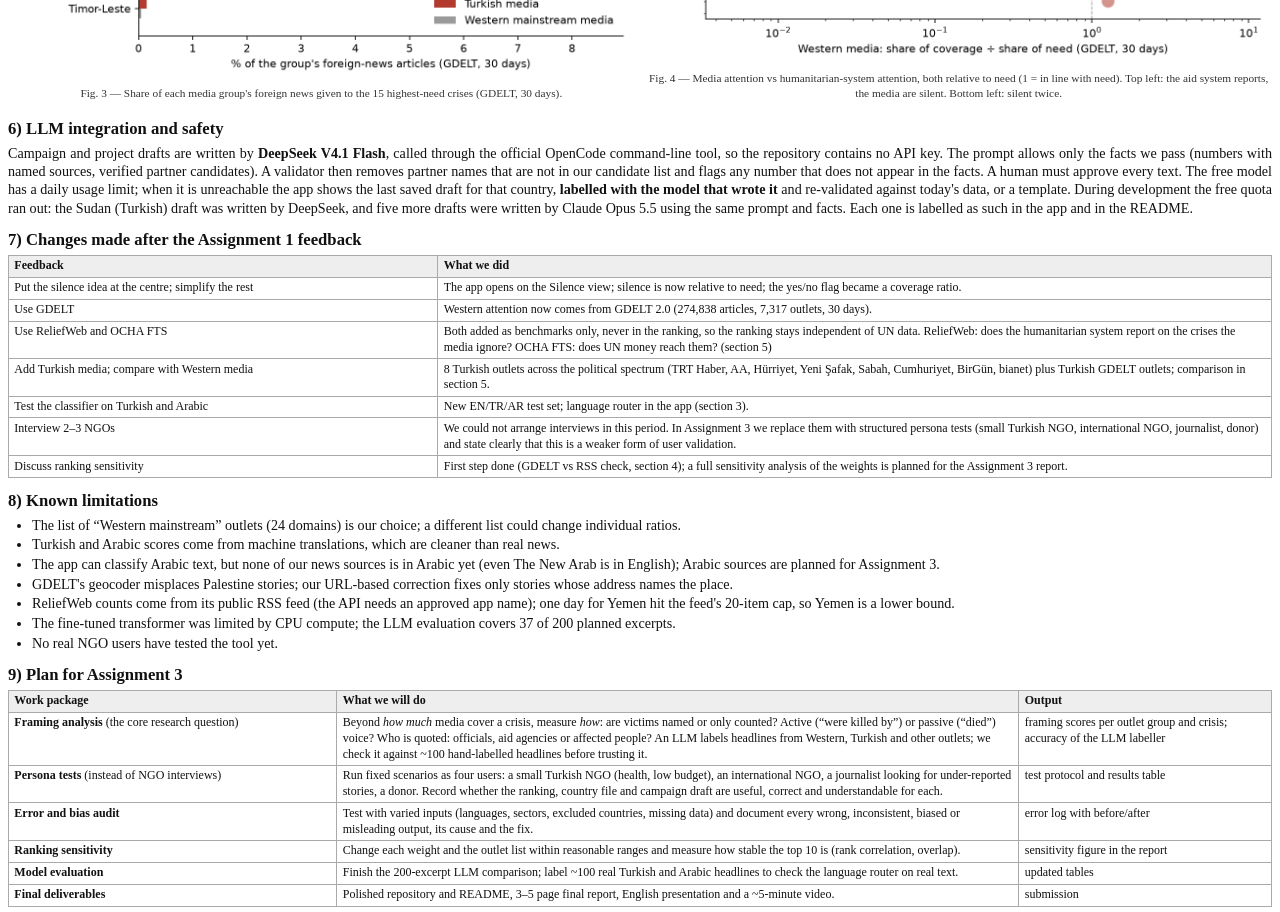
<file: docs/report_assignment2.html>
<!doctype html>
<html lang="en">
<head>
<meta charset="utf-8">
<title>Assignment 2 Report — STK Asistanı</title>
<style>
  @page { size: A4; margin: 15mm 17mm 14mm 17mm; }
  body { font-family: "Times New Roman", Times, serif; font-size: 10.6pt; line-height: 1.3; color: #111; }
  h1 { font-size: 15pt; margin: 0 0 2pt; }
  h2 { font-size: 12.5pt; margin: 9pt 0 3pt; break-after: avoid; }
  .two { display: flex; gap: 8pt; align-items: flex-end; break-inside: avoid; }
  .two figure { flex: 1; }
  h3 { font-size: 11pt; margin: 6pt 0 2pt; }
  p { margin: 0 0 4pt; text-align: justify; }
  ol, ul { margin: 1pt 0 4pt; padding-left: 18pt; }
  li { margin-bottom: 1pt; }
  table { border-collapse: collapse; width: 100%; font-size: 9pt; margin: 2pt 0 5pt; break-inside: avoid; }
  th, td { border: 1px solid #aaa; padding: 2pt 4pt; text-align: left; vertical-align: top; }
  th { background: #eee; }
  td.n { text-align: right; white-space: nowrap; }
  figure { margin: 3pt 0 4pt; text-align: center; break-inside: avoid; }
  figure img { max-width: 100%; }
  figcaption { font-size: 8.5pt; color: #333; }
  .box { border: 1px solid #999; padding: 4pt 7pt; margin: 4pt 0 5pt; font-size: 10pt; background: #fafafa; break-inside: avoid; }
  .meta { font-size: 10pt; margin-bottom: 6pt; }
  a { color: #1a4fa0; }
  code { font-family: Consolas, monospace; font-size: 8.8pt; }
</style>
</head>
<body>

<h1>STK Asistanı — Assignment 2: Working Prototype and Model Development</h1>
<div class="meta">AI for the SDGs · Capstone · Group 6: Ufuk Gündoğar, Tuna Bilgen · 30 October 2026</div>
<div class="box">
<b>GitHub repository (code, data, README):</b> <a href="https://github.com/tunabilgen/stk-asistani">https://github.com/tunabilgen/stk-asistani</a><br>
<b>Screen recording (2:38):</b> <a href="https://drive.google.com/file/d/1lPLXOffwEZDrbJRBoWqMd4cP7gibOF5S/view?usp=sharing">https://drive.google.com/file/d/1lPLXOffwEZDrbJRBoWqMd4cP7gibOF5S/view?usp=sharing</a><br>
<b>Run it:</b> follow the README section “Run it” (install, download data, train models, build, <code>python app.py</code>). A fresh clone already shows the map, campaign drafts and saved province profiles for the top-ranked countries.
</div>

<h2>1) What the prototype does, end to end</h2>
<p>STK Asistanı helps NGOs decide <b>where</b> to run their next aid campaign, <b>what</b> it should contain and <b>with whom</b>
to partner, with a focus on crises that mainstream media ignore. The working prototype runs the full chain on real, current data:</p>
<ol>
  <li><b>Ingest</b> independent sources (UCDP conflict deaths, Global Hunger Index, IFRC appeals, Tech for Palestine, NASA EONET,
  USGS), 26 news feeds including 8 Turkish outlets, and 30 days of <b>GDELT</b> media data (274,838 articles, 7,317 outlets).</li>
  <li><b>Classify</b> every news item into 10 humanitarian sectors with our trained model; Turkish and Arabic text is routed to a multilingual model.</li>
  <li><b>Score</b> every country: need, trend, aid gap and the <b>need-relative silence index</b> (section 4).</li>
  <li><b>Show</b> the result on an interactive map with a country file (score breakdown, trend, sources, verified Red Crescent / Red Cross partner, province-level project ideas).</li>
  <li><b>Draft</b> a campaign with an LLM (DeepSeek V4.1 Flash) that may use only the verified facts; a validator checks every number and partner name, and a human approves the text.</li>
</ol>
<figure><img src="../reports/figures/prototype_a2.jpg" style="width:92%"><figcaption>Fig. 1 — The prototype opens on the Silence view. Sudan is first: very high need, and Western media give it 10% of the coverage its need would justify.</figcaption></figure>

<h2>2) Models tried for the sector classifier</h2>
<p><b>Task and data.</b> Multi-label classification of humanitarian text into 10 sectors (food, health, WASH, shelter, education,
protection, nutrition, livelihoods, agriculture, logistics). Training data: HumSet (Fekih et al., 2022), expert-labelled excerpts
in English, French and Spanish. All models are tested on the same official test split of <b>12,384 excerpts</b>, and every learned
model gets per-class decision thresholds tuned on the validation split, so the comparison is fair.</p>
<p><b>Metrics.</b> One text can have several sectors, so accuracy is not meaningful. We use <b>F1</b>, the balance of precision and
recall. <b>Micro-F1</b> pools all decisions, so frequent sectors dominate it; <b>macro-F1</b> averages the 10 sectors equally and shows
whether rare sectors (logistics, agriculture) also work. We also report F1 per language.</p>
<table>
<tr><th>#</th><th>Approach</th><th>micro-F1</th><th>macro-F1</th><th>Note</th></tr>
<tr><td>1</td><td>Keyword rules</td><td class="n">0.558</td><td class="n">0.539</td><td>no learning, baseline</td></tr>
<tr><td>2</td><td>TF-IDF + Complement Naive Bayes</td><td class="n">0.677</td><td class="n">0.631</td><td></td></tr>
<tr><td>3</td><td>TF-IDF + linear SVM</td><td class="n"><b>0.781</b></td><td class="n"><b>0.745</b></td><td>best, but no probabilities</td></tr>
<tr><td>4</td><td>TF-IDF + logistic regression</td><td class="n">0.780</td><td class="n">0.740</td><td><b>used in the app</b> for EN/FR/ES</td></tr>
<tr><td>5</td><td>Multilingual sentence embeddings (frozen MiniLM) + LogReg</td><td class="n">0.737</td><td class="n">0.696</td><td><b>used in the app</b> for TR/AR</td></tr>
<tr><td>6</td><td>Fine-tuned multilingual MiniLM transformer</td><td class="n">0.413</td><td class="n">0.422</td><td>laptop CPU: 12k excerpts, 2 epochs, 73 min</td></tr>
<tr><td>7</td><td>LLM zero-shot, DeepSeek V4.1 Flash</td><td class="n">0.818</td><td class="n">0.717</td><td>preliminary: 37 excerpts; model 4 on the same 37: 0.718 / 0.594</td></tr>
<tr><td>7b</td><td>LLM zero-shot, Claude Opus 5.5</td><td class="n">0.799</td><td class="n">0.732</td><td>all 200 excerpts; model 4 on the same 200: 0.784 / 0.701</td></tr>
</table>
<figure><img src="../reports/figures/model_comparison.png" style="width:80%"><figcaption>Fig. 2 — Models 1–6 on the full HumSet test set (12,384 excerpts).</figcaption></figure>
<p><b>Which performed better and why.</b> The linear models (SVM 0.781, logistic regression 0.780) were best on the full test set.
HumSet excerpts are long and full of sector words (<i>cholera, latrine, school</i>), so word n-grams carry most of the signal, and with
100k+ labelled examples a linear model learns them well and retrains in about a minute, which our self-training loop needs. We keep
logistic regression instead of SVM because it gives probabilities, which the dashboard uses. The frozen sentence-embedding model is about
4 points lower because it compresses each text into one 384-number vector. The fine-tuned transformer did badly <b>because of our compute
budget, not the method</b>: on a laptop CPU we could train on only 10% of the data for 2 epochs, and the loss was still falling; we report
this negative result instead of hiding it. The LLM, with no training at all, beat our model by about 10 points on the same 37 excerpts,
but the free model hit its daily usage limit after 37 calls, so this is preliminary; the run resumes from its cache and the full 200
will be reported in Assignment 3. To finish the test, Claude Opus 5.5 labelled the same 200 excerpts with the same definitions, without seeing the true labels:
micro-F1 0.799 vs 0.784 for our model on the same 200 (macro 0.732 vs 0.701). The 10-point lead seen on 37 excerpts shrinks to 1.5–3 points
on 200, a lesson about small samples; the LLM helps most on Spanish (0.89 vs 0.77). Even if the LLM is more accurate, it is too slow and rate-limited to label thousands of news items a day,
so the app uses it only for writing campaign drafts, where a human checks the output.</p>

<h2>3) Turkish and Arabic</h2>
<p>HumSet has no Turkish or Arabic text, but our users read Turkish media and many crises are reported in Arabic. We machine-translated
300 English test excerpts with open OPUS-MT models (labels carry over; the excerpts were never seen in training) and scored every model
in all three languages.</p>
<table>
<tr><th>micro-F1</th><th>English</th><th>Turkish</th><th>Arabic</th></tr>
<tr><td>Keyword rules</td><td class="n">0.599</td><td class="n">0.151</td><td class="n">0.047</td></tr>
<tr><td>TF-IDF + LogReg (Assignment 1 model)</td><td class="n"><b>0.792</b></td><td class="n">0.336</td><td class="n">0.200</td></tr>
<tr><td>Multilingual embeddings + LogReg</td><td class="n">0.732</td><td class="n"><b>0.699</b></td><td class="n"><b>0.704</b></td></tr>
<tr><td><b>App: language router</b></td><td class="n"><b>0.792</b></td><td class="n"><b>0.695</b></td><td class="n"><b>0.704</b></td></tr>
</table>
<p>The Assignment 1 model <b>could not read Turkish or Arabic</b>. The app now detects the language of each text and sends EN/FR/ES to
TF-IDF and Turkish/Arabic to the multilingual model, so it keeps the best score in every language. Limitation: machine translations are
cleaner than real news; a small hand-labelled set of real Turkish and Arabic headlines is planned for Assignment 3.</p>

<h2>4) The silence idea at the centre: need-relative silence</h2>
<p>Assignment 1 used <i>need × (1 − attention)</i>, which treats ten articles about a catastrophe the same as ten articles about a small
crisis. Now each crisis is compared with the coverage its need would justify:</p>
<div class="box"><code>coverage ratio = (country's share of Western foreign news) ÷ (country's share of total need)</code><br>
<code>silence = need × (1 − min(coverage ratio, 1))</code><br>
A ratio of 1 means fair coverage; 0.1 means the crisis gets 10% of it. Home-country news (USA, UK) is excluded. The interface shows the
ratio (“West: 10% of due coverage”) instead of a yes/no “ignored” flag.</div>
<p>Top of the ranking: <b>Sudan</b> (10% of due coverage), Burundi, South Sudan, DR Congo, Somalia, Chad, Madagascar, Niger, Haiti,
Timor-Leste. Palestine receives 59% of its due coverage, Ukraine 346%. Attention now comes from GDELT instead of ~90 RSS items. The two
samples agree well (attention ρ = 0.66; silence ranking ρ = 0.80; 8 of the top 10 identical), so the Assignment 1 finding holds.</p>

<h2>5) Media attention vs need vs the humanitarian system (GDELT, Turkish media, ReliefWeb, OCHA FTS)</h2>
<ul>
  <li><b>Attention follows need only weakly.</b> Across 35 high-need countries, Spearman ρ = 0.25 for Western media, 0.29 for Turkish
  media and 0.14 for all GDELT outlets (none significant at 5%).</li>
  <li><b>Turkish vs Western media.</b> Turkish outlets give 33% of their foreign news to these crises, Western outlets 19% (Fig. 3).</li>
  <li><b>UN funding as a benchmark only.</b> OCHA FTS data is never used in the ranking, so the ranking stays independent. Funding per
  person follows need (ρ = 0.59). Controlling for need, more Western attention goes with somewhat more funding (partial ρ = 0.28,
  p = 0.10). The quiet half of crises receives a median $3.9 per person, the visible half $51.6, but the visible half also has higher
  need, so this is a hint, not proof.</li>
  <li><b>Does the humanitarian system see what the media ignore? (ReliefWeb, benchmark only)</b> We counted ReliefWeb reports per
  country over the same 30 days (1,159 reports). They follow need much more closely than Western media (ρ = 0.63, p &lt; 0.001, vs 0.25).
  Of the 10 most media-silent crises, 6 receive at least half of their fair share of ReliefWeb reports: DR Congo (3.7×), Haiti, Sudan,
  Chad, South Sudan (Fig. 4, top left). The aid system reports on them; the media do not. Four are <b>silent twice</b>: Madagascar,
  Timor-Leste, Niger and Burundi get little media coverage <i>and</i> few humanitarian reports. These are the crises where an NGO
  can add the most visibility.</li>
  <li><b>Why ReliefWeb stays out of the ranking.</b> Counts show volume, not language. ReliefWeb is not an independent source:
  its main publishers depend on donor governments for funding and on host governments for access (in Sudan, the government decides
  where aid workers may go). The humanitarian principle of neutrality often leads them not to name who is responsible; in asymmetric
  situations such as Gaza, this “neutral” wording can itself be one-sided. We therefore use ReliefWeb only to check <i>how much</i> the
  aid system reports. <i>How</i> it reports (does it name perpetrators? “died” or “were killed”?) is the subject of our Assignment 3
  framing analysis, side by side with Western and Turkish media. <i>Note:</i> ReliefWeb publishes only humanitarian content, so raw
  counts are not comparable with media; we compare each crisis's share within the 35 crises, relative to need.</li>
  <li><b>Where is Gaza?</b> Of stories whose web address names Gaza or Palestine, GDELT's geocoder placed 90% (Western), 96% (Turkish)
  and 90% (other outlets) <b>only in Israel</b>. Because the rate is similar for all groups, this is mainly a geocoder effect, not one
  group's bias, but any tool that trusts GDELT's locations will under-count Palestine. We re-attribute stories by the place named in the
  address, with the same rule for every country.</li>
</ul>
<div class="two"><figure><img src="../reports/figures/attention_tr_vs_west.png"><figcaption>Fig. 3 — Share of each media group's foreign news given to the 15 highest-need crises (GDELT, 30 days).</figcaption></figure>
<figure><img src="../reports/figures/media_vs_reliefweb.png"><figcaption>Fig. 4 — Media attention vs humanitarian-system attention, both relative to need (1 = in line with need). Top left: the aid system reports, the media are silent. Bottom left: silent twice.</figcaption></figure></div>

<h2>6) LLM integration and safety</h2>
<p>Campaign and project drafts are written by <b>DeepSeek V4.1 Flash</b>, called through the official OpenCode command-line tool, so the
repository contains no API key. The prompt allows only the facts we pass (numbers with named sources, verified partner candidates).
A validator then removes partner names that are not in our candidate list and flags any number that does not appear in the facts.
A human must approve every text. The free model has a daily usage limit; when it is unreachable the app shows the last saved draft for
that country, <b>labelled with the model that wrote it</b> and re-validated against today's data, or a template. During development the free
quota ran out: the Sudan (Turkish) draft was written by DeepSeek, and five more drafts were written by Claude Opus 5.5 using the same
prompt and facts. Each one is labelled as such in the app and in the README.</p>

<h2>7) Changes made after the Assignment 1 feedback</h2>
<table>
<tr><th style="width:34%">Feedback</th><th>What we did</th></tr>
<tr><td>Put the silence idea at the centre; simplify the rest</td><td>The app opens on the Silence view; silence is now relative to need; the yes/no flag became a coverage ratio.</td></tr>
<tr><td>Use GDELT</td><td>Western attention now comes from GDELT 2.0 (274,838 articles, 7,317 outlets, 30 days).</td></tr>
<tr><td>Use ReliefWeb and OCHA FTS</td><td>Both added as benchmarks only, never in the ranking, so the ranking stays independent of UN data. ReliefWeb: does the humanitarian system report on the crises the media ignore? OCHA FTS: does UN money reach them? (section 5)</td></tr>
<tr><td>Add Turkish media; compare with Western media</td><td>8 Turkish outlets across the political spectrum (TRT Haber, AA, Hürriyet, Yeni Şafak, Sabah, Cumhuriyet, BirGün, bianet) plus Turkish GDELT outlets; comparison in section 5.</td></tr>
<tr><td>Test the classifier on Turkish and Arabic</td><td>New EN/TR/AR test set; language router in the app (section 3).</td></tr>
<tr><td>Interview 2–3 NGOs</td><td>We could not arrange interviews in this period. In Assignment 3 we replace them with structured persona tests (small Turkish NGO, international NGO, journalist, donor) and state clearly that this is a weaker form of user validation.</td></tr>
<tr><td>Discuss ranking sensitivity</td><td>First step done (GDELT vs RSS check, section 4); a full sensitivity analysis of the weights is planned for the Assignment 3 report.</td></tr>
</table>

<h2>8) Known limitations</h2>
<ul>
  <li>The list of “Western mainstream” outlets (24 domains) is our choice; a different list could change individual ratios.</li>
  <li>Turkish and Arabic scores come from machine translations, which are cleaner than real news.</li>
  <li>The app can classify Arabic text, but none of our news sources is in Arabic yet (even The New Arab is in English); Arabic sources are planned for Assignment 3.</li>
  <li>GDELT's geocoder misplaces Palestine stories; our URL-based correction fixes only stories whose address names the place.</li>
  <li>ReliefWeb counts come from its public RSS feed (the API needs an approved app name); one day for Yemen hit the feed's 20-item cap, so Yemen is a lower bound.</li>
  <li>The fine-tuned transformer was limited by CPU compute; the LLM evaluation covers 37 of 200 planned excerpts.</li>
  <li>No real NGO users have tested the tool yet.</li>
</ul>

<h2>9) Plan for Assignment 3</h2>
<table>
<tr><th style="width:26%">Work package</th><th>What we will do</th><th style="width:20%">Output</th></tr>
<tr><td><b>Framing analysis</b> (the core research question)</td><td>Beyond <i>how much</i> media cover a crisis, measure <i>how</i>: are victims named or only counted? Active (“were killed by”) or passive (“died”) voice? Who is quoted: officials, aid agencies or affected people? An LLM labels headlines from Western, Turkish and other outlets; we check it against ~100 hand-labelled headlines before trusting it.</td><td>framing scores per outlet group and crisis; accuracy of the LLM labeller</td></tr>
<tr><td><b>Persona tests</b> (instead of NGO interviews)</td><td>Run fixed scenarios as four users: a small Turkish NGO (health, low budget), an international NGO, a journalist looking for under-reported stories, a donor. Record whether the ranking, country file and campaign draft are useful, correct and understandable for each.</td><td>test protocol and results table</td></tr>
<tr><td><b>Error and bias audit</b></td><td>Test with varied inputs (languages, sectors, excluded countries, missing data) and document every wrong, inconsistent, biased or misleading output, its cause and the fix.</td><td>error log with before/after</td></tr>
<tr><td><b>Ranking sensitivity</b></td><td>Change each weight and the outlet list within reasonable ranges and measure how stable the top 10 is (rank correlation, overlap).</td><td>sensitivity figure in the report</td></tr>
<tr><td><b>Model evaluation</b></td><td>Finish the 200-excerpt LLM comparison; label ~100 real Turkish and Arabic headlines to check the language router on real text.</td><td>updated tables</td></tr>
<tr><td><b>Final deliverables</b></td><td>Polished repository and README, 3–5 page final report, English presentation and a ~5-minute video.</td><td>submission</td></tr>
</table>

</body>
</html>
</file>
